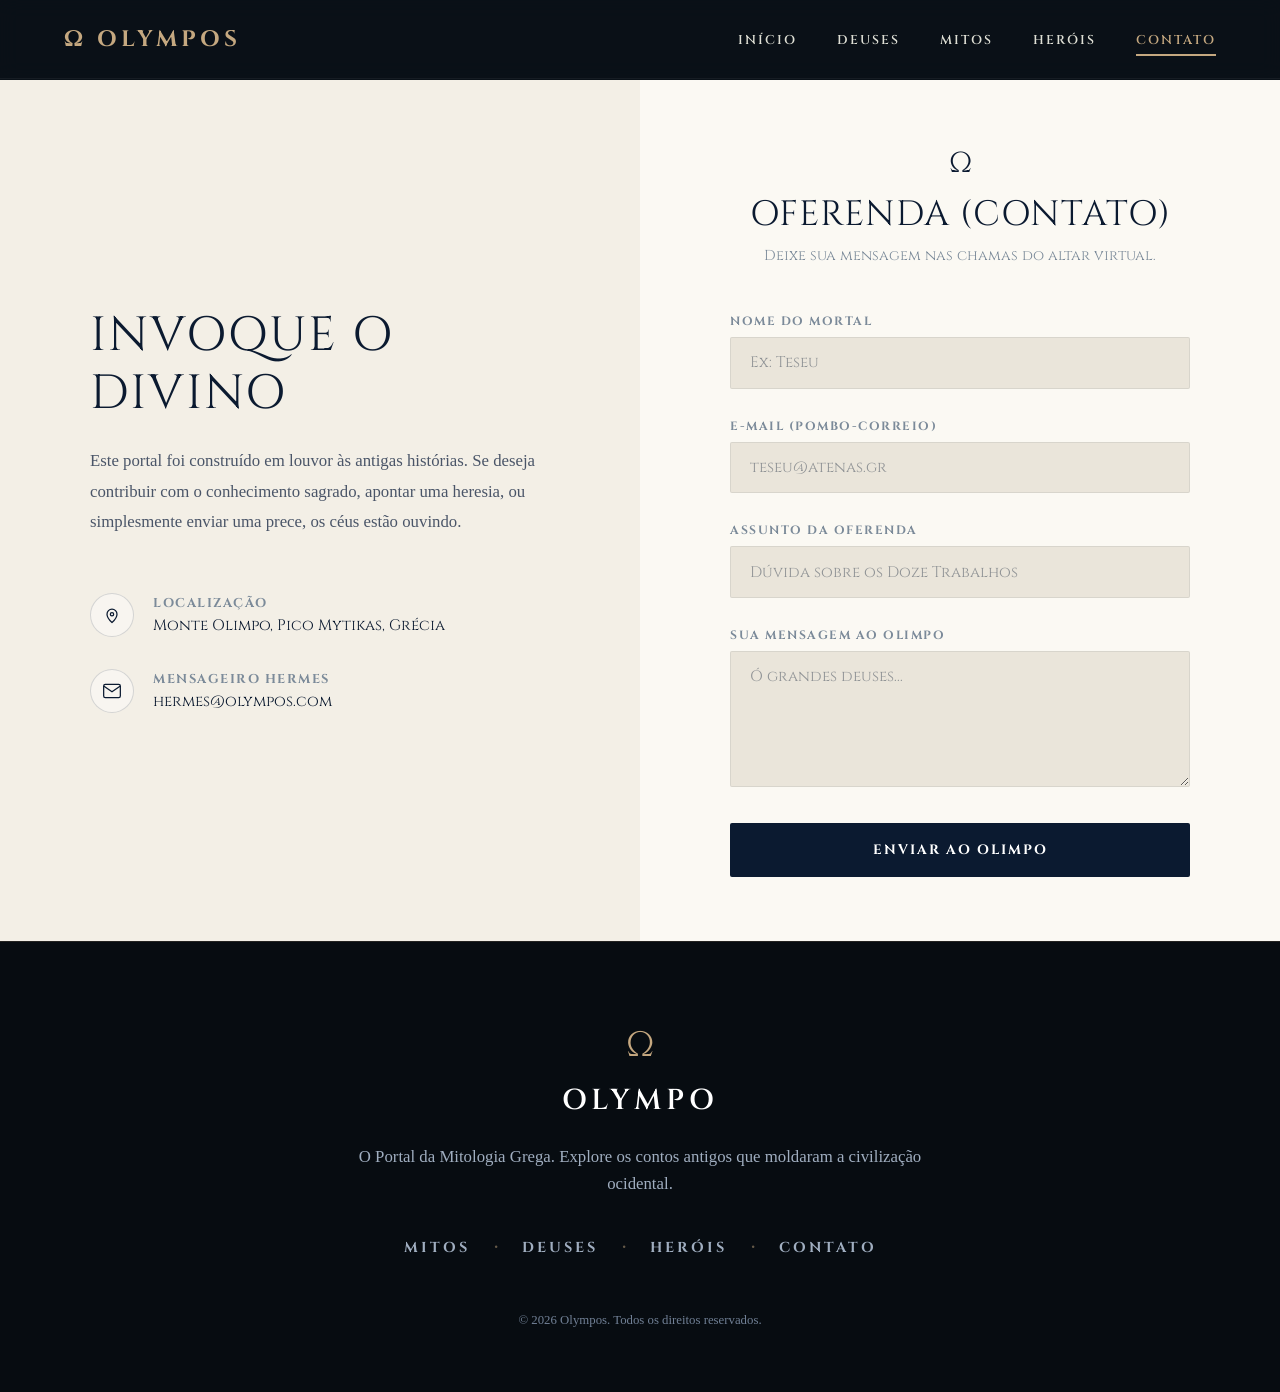
<file: contato.html>
<!DOCTYPE html>
<html lang="pt-BR">
<head>
    <meta charset="UTF-8">
    <meta name="viewport" content="width=device-width, initial-scale=1.0">
    <title>Olympos - Oferenda e Contato</title>
    <link rel="stylesheet" href="style.css">
</head>
<body>

    <header>
        <div class="logo">Ω Olympos</div>
        <nav>
            <ul class="nav-menu">
                <li><a href="index.html">Início</a></li>
                <li><a href="deuses.html">Deuses</a></li>
                <li><a href="mitos.html">Mitos</a></li>
                <li><a href="herois.html">Heróis</a></li>
                <li><a href="contato.html" class="active">Contato</a></li>
            </ul>
            <div class="menu-toggle" id="mobile-menu">☰</div>
        </nav>
    </header>

    <main class="contato-split-container">
        <section class="contato-info-side">
            <div class="info-side-content">
                <h2>Invoque o Divino</h2>
                <p class="contato-description">
                    Este portal foi construído em louvor às antigas histórias. Se deseja contribuir com o conhecimento sagrado, apontar uma heresia, ou simplesmente enviar uma prece, os céus estão ouvindo.
                </p>
                
                <div class="contato-channels">
                    <div class="channel-item">
                        <div class="channel-icon">
                            <svg viewBox="0 0 24 24" fill="none" stroke="currentColor" stroke-width="1.5">
                                <path d="M12 21s-6-5.5-6-10a6 6 0 0112 0c0 4.5-6 10-6 10z"/>
                                <circle cx="12" cy="11" r="2"/>
                            </svg>
                        </div>
                        <div class="channel-text">
                            <strong>Localização</strong>
                            <span>Monte Olimpo, Pico Mytikas, Grécia</span>
                        </div>
                    </div>

                    <div class="channel-item">
                        <div class="channel-icon">
                            <svg viewBox="0 0 24 24" fill="none" stroke="currentColor" stroke-width="1.5">
                                <path d="M4 4h16c1.1 0 2 .9 2 2v12c0 1.1-.9 2-2 2H4c-1.1 0-2-.9-2-2V6c0-1.1.9-2 2-2z"/>
                                <polyline points="22,6 12,13 2,6"/>
                            </svg>
                        </div>
                        <div class="channel-text">
                            <strong>Mensageiro Hermes</strong>
                            <span>hermes@olympos.com</span>
                        </div>
                    </div>
                </div>
            </div>
        </section>

        <section class="contato-form-side">
            <div class="form-side-content">
                <div class="form-header">
                    <span class="omega-symbol">Ω</span>
                    <h2>Oferenda (Contato)</h2>
                    <p>Deixe sua mensagem nas chamas do altar virtual.</p>
                </div>

                <form action="#" class="altar-form">
                    <div class="form-group">
                        <label for="nome">Nome do Mortal</label>
                        <input type="text" id="nome" placeholder="Ex: Teseu" required>
                    </div>

                    <div class="form-group">
                        <label for="email">E-mail (Pombo-Correio)</label>
                        <input type="email" id="email" placeholder="teseu@atenas.gr" required>
                    </div>

                    <div class="form-group">
                        <label for="assunto">Assunto da Oferenda</label>
                        <input type="text" id="assunto" placeholder="Dúvida sobre os Doze Trabalhos" required>
                    </div>

                    <div class="form-group">
                        <label for="mensagem">Sua Mensagem ao Olimpo</label>
                        <textarea id="mensagem" rows="5" placeholder="Ó grandes deuses..." required></textarea>
                    </div>

                    <button type="submit" class="btn-enviar-olimpo">Enviar ao Olimpo</button>
                </form>
            </div>
        </section>
    </main>

    <footer class="footer-premium">
        <div class="footer-symbol">&Omega;</div>
        <h3 class="footer-title">Olympo</h3>
        <p class="footer-tagline">O Portal da Mitologia Grega. Explore os contos antigos que moldaram a civilização ocidental.</p>
        <nav class="footer-nav">
            <a href="mitos.html">Mitos</a>
            <span class="footer-bullet">&bull;</span>
            <a href="deuses.html">Deuses</a>
            <span class="footer-bullet">&bull;</span>
            <a href="herois.html">Heróis</a>
            <span class="footer-bullet">&bull;</span>
            <a href="contato.html">Contato</a>
        </nav>
        <p class="footer-copyright">&copy; 2026 Olympos. Todos os direitos reservados.</p>
    </footer>

    <script src="script.js"></script>
</body>
</html>
</file>
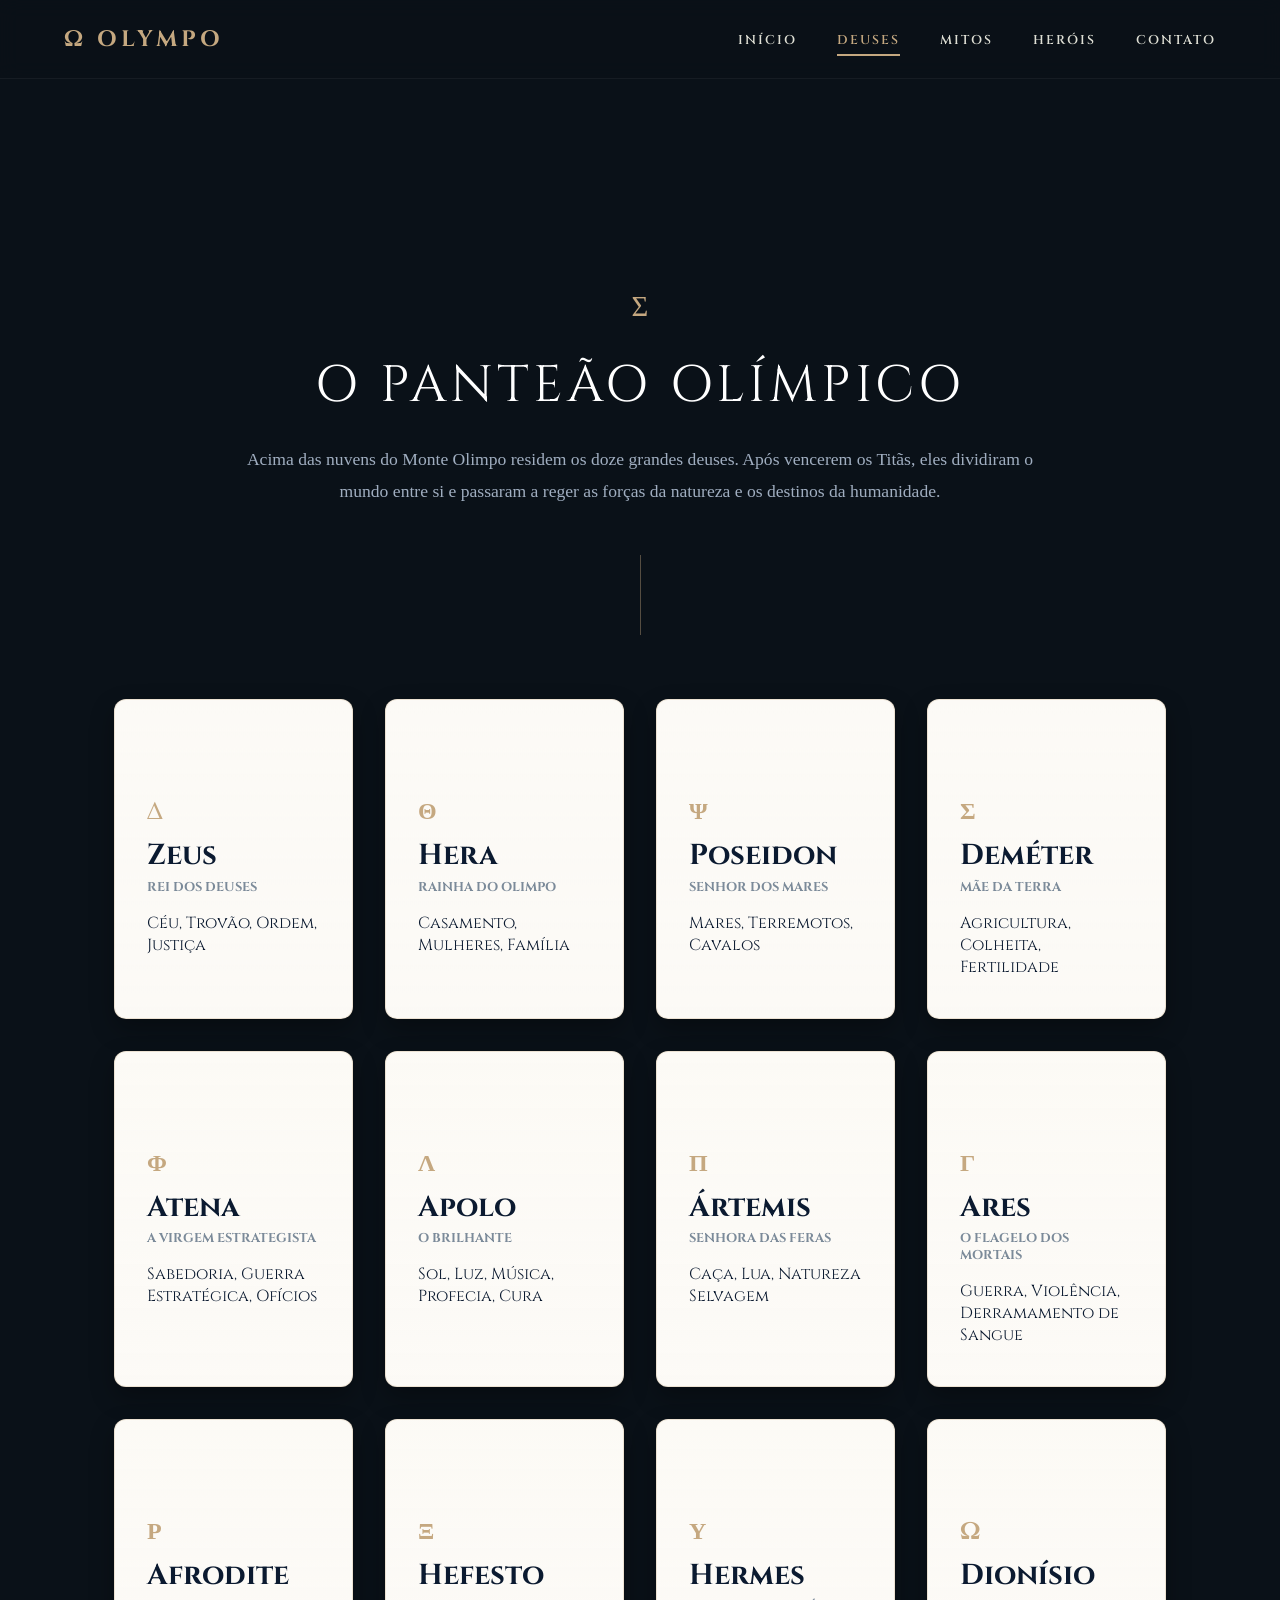
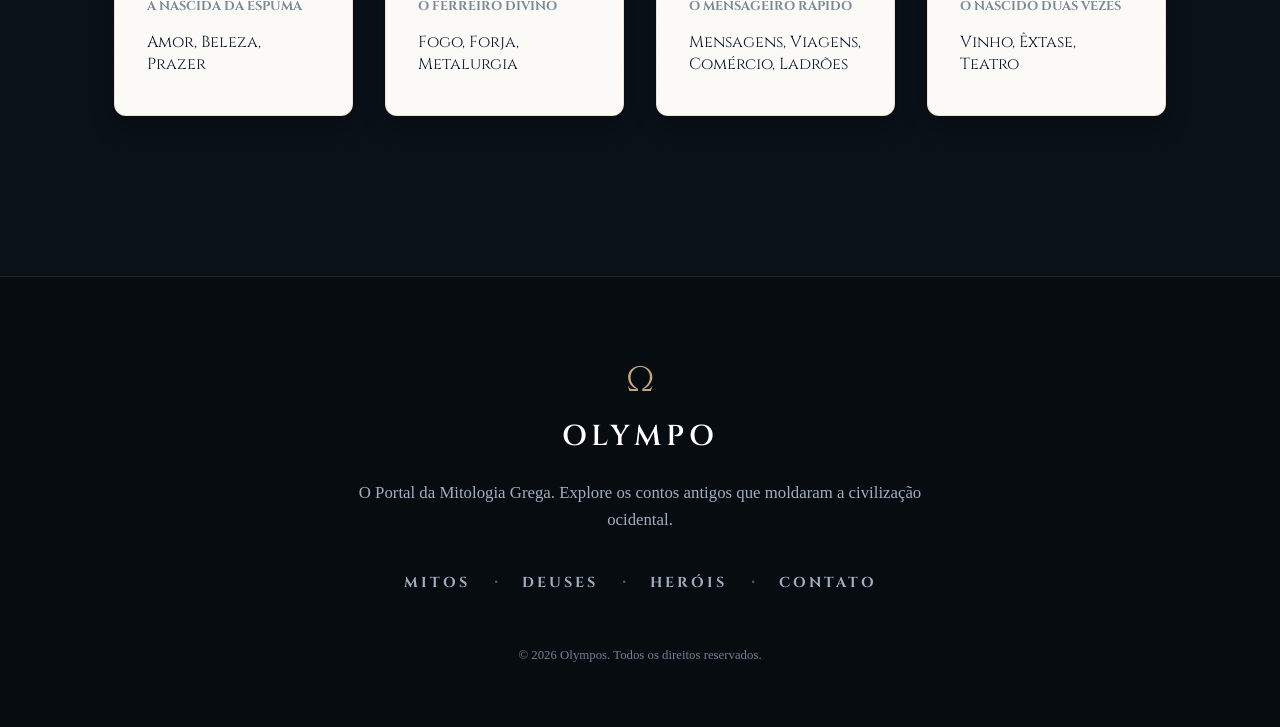
<file: deuses.html>
<!DOCTYPE html>
<html lang="pt-BR">
<head>
    <meta charset="UTF-8">
    <meta name="viewport" content="width=device-width, initial-scale=1.0">
    <title>O Panteão Olímpico - Olympo</title>
    <!-- Meta descrição para SEO do portal -->
    <meta name="description" content="Conheça os doze grandes deuses do Monte Olimpo, seus símbolos, regências e papéis na mitologia grega.">
    <!-- Vinculação do arquivo CSS unificado -->
    <link rel="stylesheet" href="style.css">
</head>
<body>

    <!-- Header Transparente Premium Unificado -->
    <header>
        <div class="logo">&Omega; Olympo</div>
        <nav>
            <ul class="nav-menu">
                <li><a href="index.html">Início</a></li>
                <li><a href="deuses.html" class="active">Deuses</a></li>
                <li><a href="mitos.html">Mitos</a></li>
                <li><a href="herois.html">Heróis</a></li>
                <li><a href="contato.html">Contato</a></li>
            </ul>
            <!-- Botão do menu hambúrguer para responsividade via JS -->
            <div class="menu-toggle" id="mobile-menu">&#9776;</div>
        </nav>
    </header>

    <!-- Conteúdo da Página do Panteão -->
    <main class="container">

        <section class="intro-panteon">
            <div class="greco-symbol">&Sigma;</div>
            <h2>O Panteão Olímpico</h2>
            <p class="section-tagline">Acima das nuvens do Monte Olimpo residem os doze grandes deuses. Após vencerem os Titãs, eles dividiram o mundo entre si e passaram a reger as forças da natureza e os destinos da humanidade.</p>
            <div class="divider-line"></div>
        </section>

        <section class="panteon-grid-section">
            <div class="grid-deuses-12">
                
                <!-- Zeus -->
                <div class="card-premium zeus-bg">
                    <div class="card-symbol">&Delta;</div>
                    <h3>Zeus</h3>
                    <span class="card-subtitle">Rei dos Deuses</span>
                    <p class="card-details">Céu, Trovão, Ordem, Justiça</p>
                </div>

                <!-- Hera -->
                <div class="card-premium hera-bg">
                    <div class="card-symbol">&Theta;</div>
                    <h3>Hera</h3>
                    <span class="card-subtitle">Rainha do Olimpo</span>
                    <p class="card-details">Casamento, Mulheres, Família</p>
                </div>

                <!-- Poseidon -->
                <div class="card-premium poseidon-bg">
                    <div class="card-symbol">&Psi;</div>
                    <h3>Poseidon</h3>
                    <span class="card-subtitle">Senhor dos Mares</span>
                    <p class="card-details">Mares, Terremotos, Cavalos</p>
                </div>

                <!-- Deméter -->
                <div class="card-premium demeter-bg">
                    <div class="card-symbol">&Sigma;</div>
                    <h3>Deméter</h3>
                    <span class="card-subtitle">Mãe da Terra</span>
                    <p class="card-details">Agricultura, Colheita, Fertilidade</p>
                </div>

                <!-- Atena -->
                <div class="card-premium atena-bg">
                    <div class="card-symbol">&Phi;</div>
                    <h3>Atena</h3>
                    <span class="card-subtitle">A Virgem Estrategista</span>
                    <p class="card-details">Sabedoria, Guerra Estratégica, Ofícios</p>
                </div>

                <!-- Apolo -->
                <div class="card-premium apolo-bg">
                    <div class="card-symbol">&Lambda;</div>
                    <h3>Apolo</h3>
                    <span class="card-subtitle">O Brilhante</span>
                    <p class="card-details">Sol, Luz, Música, Profecia, Cura</p>
                </div>

                <!-- Ártemis -->
                <div class="card-premium artemis-bg">
                    <div class="card-symbol">&Pi;</div>
                    <h3>Ártemis</h3>
                    <span class="card-subtitle">Senhora das Feras</span>
                    <p class="card-details">Caça, Lua, Natureza Selvagem</p>
                </div>

                <!-- Ares -->
                <div class="card-premium ares-bg">
                    <div class="card-symbol">&Gamma;</div>
                    <h3>Ares</h3>
                    <span class="card-subtitle">O Flagelo dos Mortais</span>
                    <p class="card-details">Guerra, Violência, Derramamento de Sangue</p>
                </div>

                <!-- Afrodite -->
                <div class="card-premium afrodite-bg">
                    <div class="card-symbol">&Rho;</div>
                    <h3>Afrodite</h3>
                    <span class="card-subtitle">A Nascida da Espuma</span>
                    <p class="card-details">Amor, Beleza, Prazer</p>
                </div>

                <!-- Hefesto -->
                <div class="card-premium hefesto-bg">
                    <div class="card-symbol">&Xi;</div>
                    <h3>Hefesto</h3>
                    <span class="card-subtitle">O Ferreiro Divino</span>
                    <p class="card-details">Fogo, Forja, Metalurgia</p>
                </div>

                <!-- Hermes -->
                <div class="card-premium hermes-bg">
                    <div class="card-symbol">&Upsilon;</div>
                    <h3>Hermes</h3>
                    <span class="card-subtitle">O Mensageiro Rápido</span>
                    <p class="card-details">Mensagens, Viagens, Comércio, Ladrões</p>
                </div>

                <!-- Dionísio -->
                <div class="card-premium dionisio-bg">
                    <div class="card-symbol">&Omega;</div>
                    <h3>Dionísio</h3>
                    <span class="card-subtitle">O Nascido Duas Vezes</span>
                    <p class="card-details">Vinho, Êxtase, Teatro</p>
                </div>

            </div>
        </section>
    </main>

    <!-- Rodapé Premium -->
    <footer class="footer-premium">
        <div class="footer-symbol">&Omega;</div>
        <h3 class="footer-title">Olympo</h3>
        <p class="footer-tagline">O Portal da Mitologia Grega. Explore os contos antigos que moldaram a civilização ocidental.</p>
        
        <nav class="footer-nav">
            <a href="mitos.html">Mitos</a>
            <span class="footer-bullet">&bull;</span>
            <a href="deuses.html">Deuses</a>
            <span class="footer-bullet">&bull;</span>
            <a href="herois.html">Heróis</a>
            <span class="footer-bullet">&bull;</span>
            <a href="contato.html">Contato</a>
        </nav>
        
        <p class="footer-copyright">&copy; 2026 Olympos. Todos os direitos reservados.</p>
    </footer>

    <!-- Vinculação do arquivo de scripts para controle do menu mobile -->
    <script src="script.js"></script>
</body>
</html>
</file>
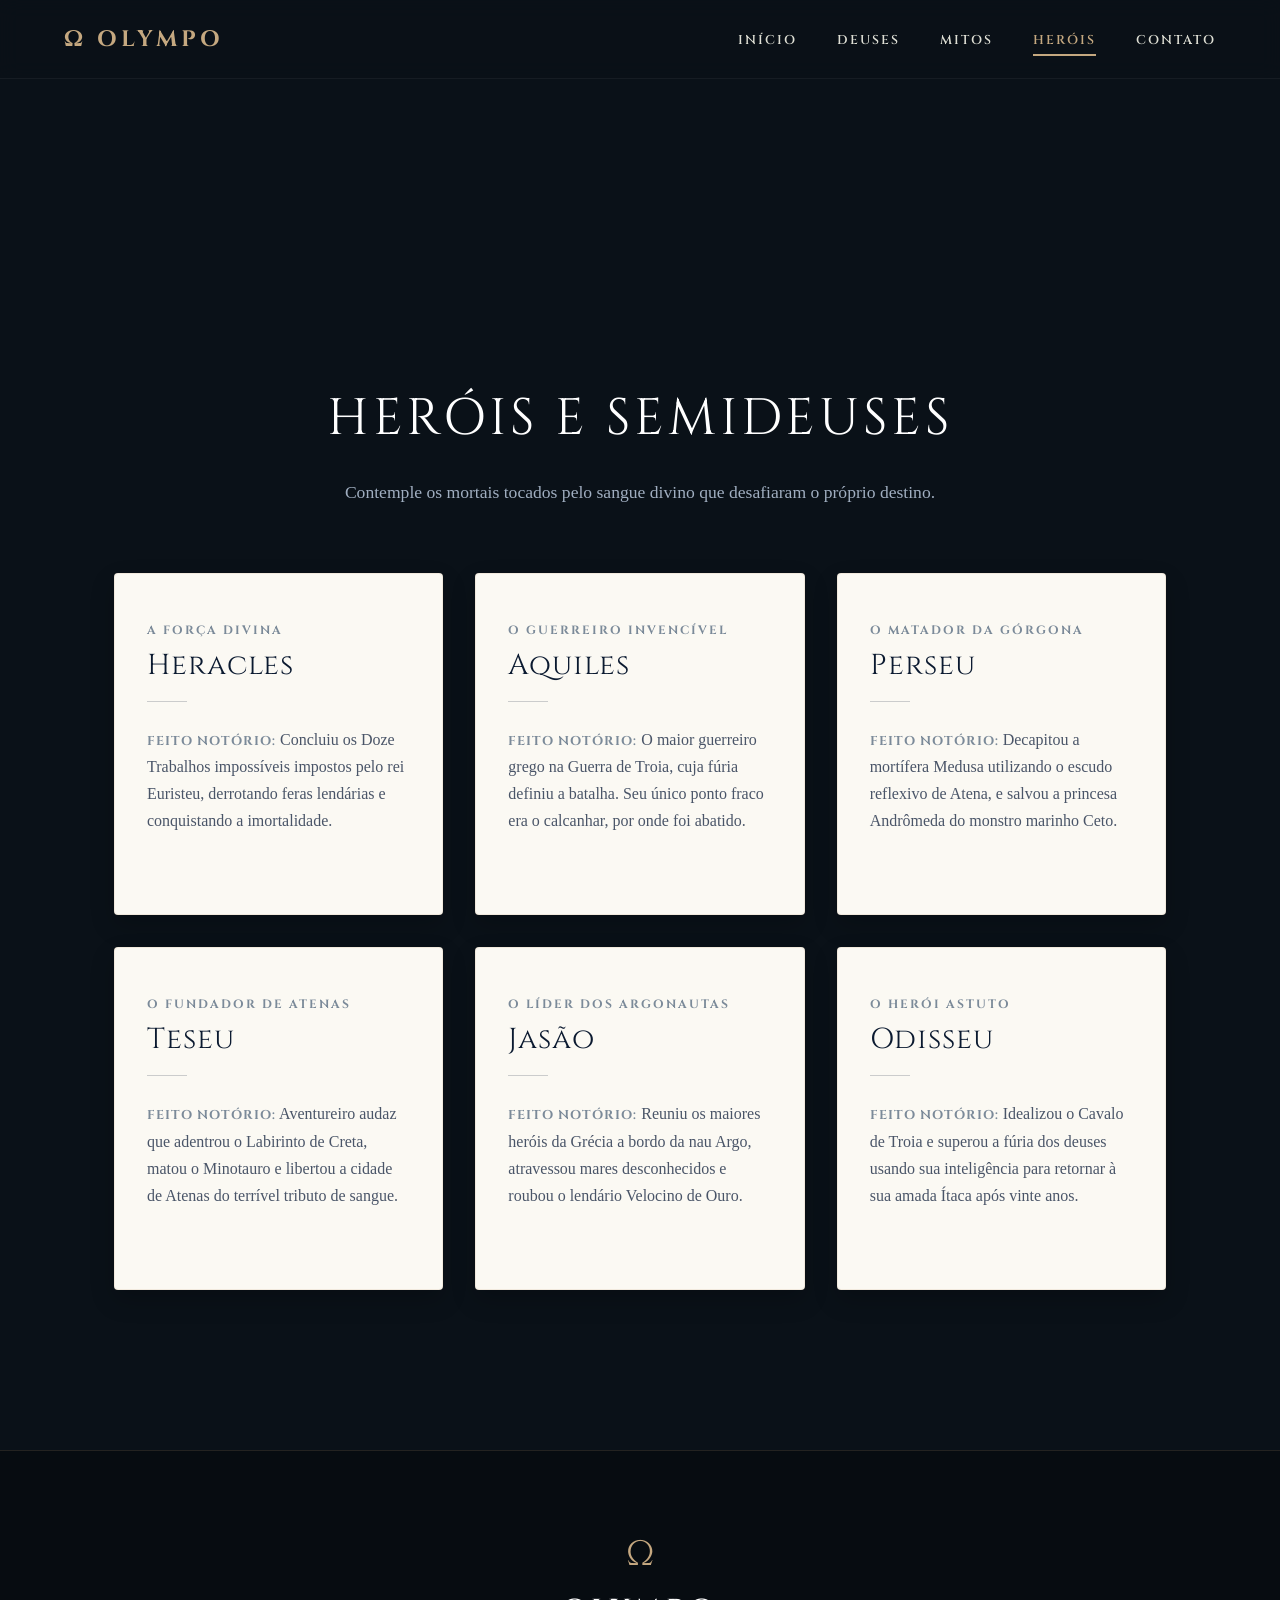
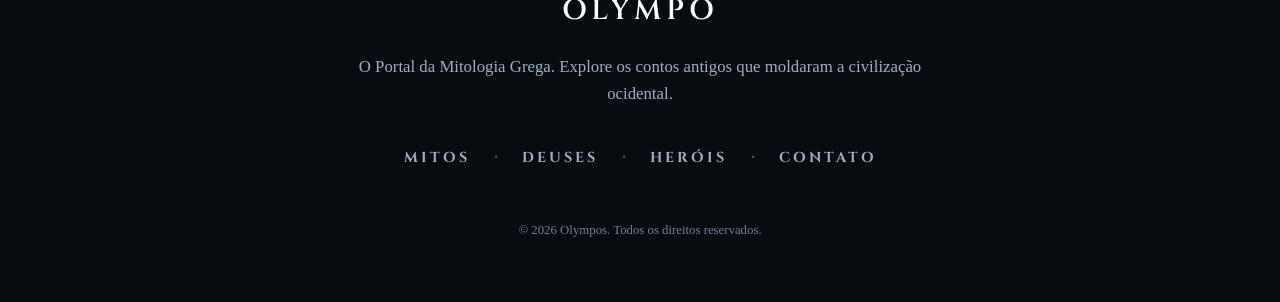
<file: herois.html>
<!DOCTYPE html>
<html lang="pt-BR">
<head>
    <meta charset="UTF-8">
    <meta name="viewport" content="width=device-width, initial-scale=1.0">
    <title>Heróis e Semideuses - Olympos</title>
    <meta name="description" content="Contemple os mortais tocados pelo sangue divino que desafiaram o próprio destino na Grécia Antiga.">
    <link rel="stylesheet" href="style.css">
</head>
<body>

    <header>
        <div class="logo">&Omega; Olympo</div>
        <nav>
            <ul class="nav-menu">
                <li><a href="index.html">Início</a></li>
                <li><a href="deuses.html">Deuses</a></li>
                <li><a href="mitos.html">Mitos</a></li>  
                <li><a href="herois.html" class="active">Heróis</a></li>
                <li><a href="contato.html">Contato</a></li>
            </ul>
            <div class="menu-toggle" id="mobile-menu">&#9776;</div>
        </nav>
    </header>

    <main class="container">
        <section class="intro-herois">
            <h2>Heróis e Semideuses</h2>
            <p class="section-tagline">Contemple os mortais tocados pelo sangue divino que desafiaram o próprio destino.</p>
        </section>

        <section class="grid-herois">
            
            <div class="card-heroi">
                <div>
                    <span class="heroi-tagline">A Força Divina</span>
                    <h3>Heracles</h3>
                    <div class="heroi-separator"></div>
                    <p class="heroi-feito">
                        <strong>Feito Notório:</strong> Concluiu os Doze Trabalhos impossíveis impostos pelo rei Euristeu, derrotando feras lendárias e conquistando a imortalidade.
                    </p>
                </div>
            </div>
          
            <div class="card-heroi">
                <div>
                    <span class="heroi-tagline">O Guerreiro Invencível</span>
                    <h3>Aquiles</h3>
                    <div class="heroi-separator"></div>
                    <p class="heroi-feito">
                        <strong>Feito Notório:</strong> O maior guerreiro grego na Guerra de Troia, cuja fúria definiu a batalha. Seu único ponto fraco era o calcanhar, por onde foi abatido.
                    </p>
                </div>
            </div>
          
            <div class="card-heroi">
                <div>
                    <span class="heroi-tagline">O Matador da Górgona</span>
                    <h3>Perseu</h3>
                    <div class="heroi-separator"></div>
                    <p class="heroi-feito">
                        <strong>Feito Notório:</strong> Decapitou a mortífera Medusa utilizando o escudo reflexivo de Atena, e salvou a princesa Andrômeda do monstro marinho Ceto.
                    </p>
                </div>
            </div>
          
            <div class="card-heroi">
                <div>
                    <span class="heroi-tagline">O Fundador de Atenas</span>
                    <h3>Teseu</h3>
                    <div class="heroi-separator"></div>
                    <p class="heroi-feito">
                        <strong>Feito Notório:</strong> Aventureiro audaz que adentrou o Labirinto de Creta, matou o Minotauro e libertou a cidade de Atenas do terrível tributo de sangue.
                    </p>
                </div>
            </div>
          
            <div class="card-heroi">
                <div>
                    <span class="heroi-tagline">O Líder dos Argonautas</span>
                    <h3>Jasão</h3>
                    <div class="heroi-separator"></div>
                    <p class="heroi-feito">
                        <strong>Feito Notório:</strong> Reuniu os maiores heróis da Grécia a bordo da nau Argo, atravessou mares desconhecidos e roubou o lendário Velocino de Ouro.
                    </p>
                </div>
            </div>
          
            <div class="card-heroi">
                <div>
                    <span class="heroi-tagline">O Herói Astuto</span>
                    <h3>Odisseu</h3>
                    <div class="heroi-separator"></div>
                    <p class="heroi-feito">
                        <strong>Feito Notório:</strong> Idealizou o Cavalo de Troia e superou a fúria dos deuses usando sua inteligência para retornar à sua amada Ítaca após vinte anos.
                    </p>
                </div>
            </div>

        </section>
    </main>

    <footer class="footer-premium">
        <div class="footer-symbol">&Omega;</div>
        <h3 class="footer-title">Olympo</h3>
        <p class="footer-tagline">O Portal da Mitologia Grega. Explore os contos antigos que moldaram a civilização ocidental.</p>
        
        <nav class="footer-nav">
            <a href="mitos.html">Mitos</a>
            <span class="footer-bullet">&bull;</span>
            <a href="deuses.html">Deuses</a>
            <span class="footer-bullet">&bull;</span>
            <a href="herois.html">Heróis</a>
            <span class="footer-bullet">&bull;</span>
            <a href="contato.html">Contato</a>
        </nav>
        
        <p class="footer-copyright">&copy; 2026 Olympos. Todos os direitos reservados.</p>
    </footer>

    <script src="script.js"></script>
</body>
</html>
</file>
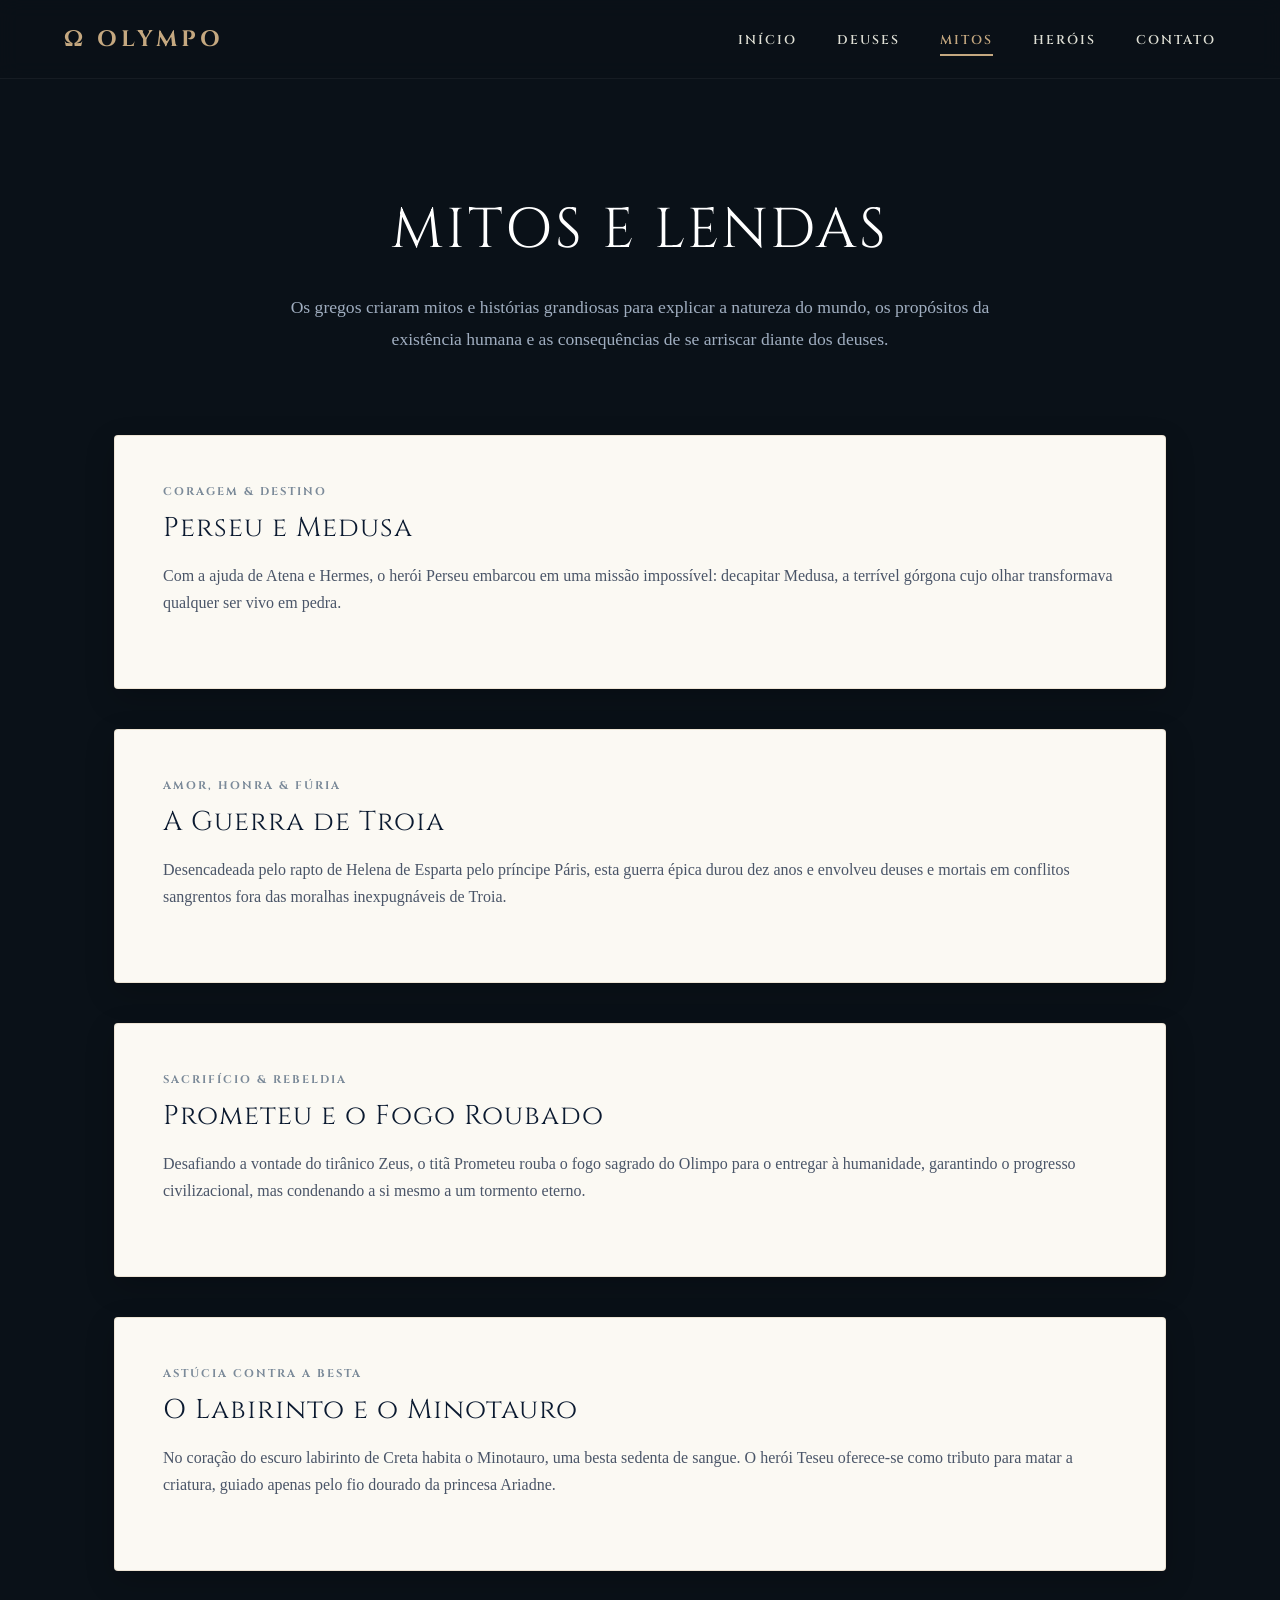
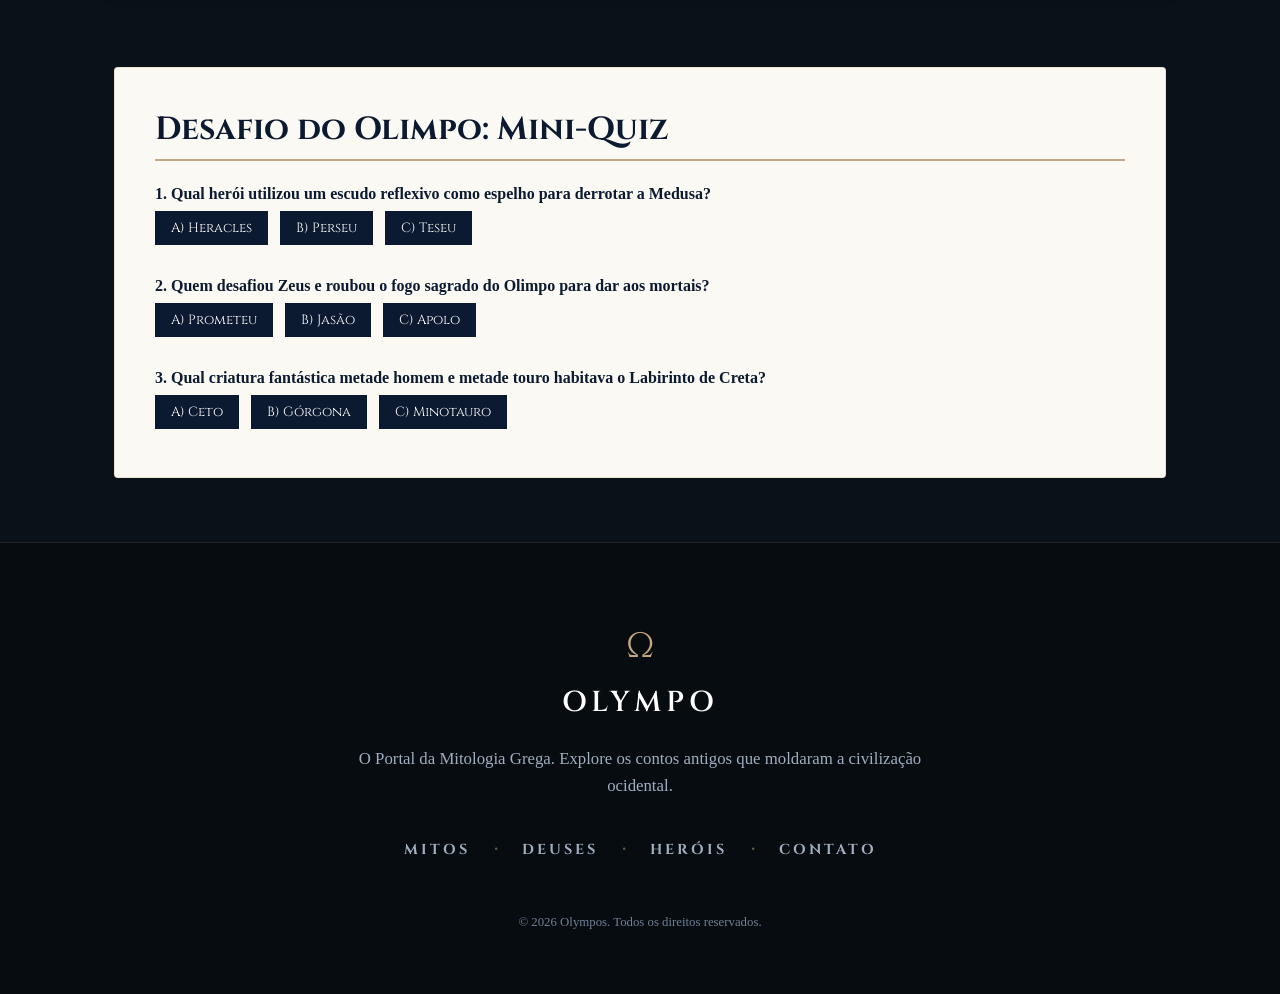
<file: mitos.html>
<!DOCTYPE html>
<html lang="pt-BR">
<head>
    <meta charset="UTF-8">
    <meta name="viewport" content="width=device-width, initial-scale=1.0">
    <title>Mitos e Lendas - Olympo</title>
    <!-- Meta descrição para SEO do portal -->
    <meta name="description" content="Explore as grandes narrativas da mitologia grega criadas para explicar a natureza do mundo, os deuses e os homens.">
    <!-- Vinculação do arquivo CSS unificado -->
    <link rel="stylesheet" href="style.css">
</head>
<body>

    <!-- Header Transparente Premium Unificado -->
    <header>
        <div class="logo">&Omega; Olympo</div>
        <nav>
            <ul class="nav-menu">
                <li><a href="index.html">Início</a></li>
                <li><a href="deuses.html">Deuses</a></li>
                <li><a href="mitos.html" class="active">Mitos</a></li>  
                <li><a href="herois.html">Heróis</a></li>
                <li><a href="contato.html">Contato</a></li>
            </ul>
            <!-- Botão do menu hamburguer para responsividade via JS -->
            <div class="menu-toggle" id="mobile-menu">&#9776;</div>
        </nav>
    </header>

    <!-- Conteúdo da Página de Mitos -->
    <main class="container">

        <section class="intro-mitos">
            <h2>Mitos e Lendas</h2>
            <p class="section-tagline">Os gregos criaram mitos e histórias grandiosas para explicar a natureza do mundo, os propósitos da existência humana e as consequências de se arriscar diante dos deuses.</p>
        </section>

        <section class="mitos-list-section">
            
            <!-- Mito 1: Perseu e Medusa -->
            <div class="card-horizontal-mito perseu-img">
                <div class="mito-content">
                    <span class="mito-category">CORAGEM &amp; DESTINO</span>
                    <h3>Perseu e Medusa</h3>
                    <p>Com a ajuda de Atena e Hermes, o herói Perseu embarcou em uma missão impossível: decapitar Medusa, a terrível górgona cujo olhar transformava qualquer ser vivo em pedra.</p>
                </div>
            </div>

            <!-- Mito 2: A Guerra de Troia -->
            <div class="card-horizontal-mito troia-img">
                <div class="mito-content">
                    <span class="mito-category">AMOR, HONRA &amp; FÚRIA</span>
                    <h3>A Guerra de Troia</h3>
                    <p>Desencadeada pelo rapto de Helena de Esparta pelo príncipe Páris, esta guerra épica durou dez anos e envolveu deuses e mortais em conflitos sangrentos fora das moralhas inexpugnáveis de Troia.</p>
                </div>
            </div>

            <!-- Mito 3: Prometeu -->
            <div class="card-horizontal-mito odisseia-img">
                <div class="mito-content">
                    <span class="mito-category">SACRIFÍCIO &amp; REBELDIA</span>
                    <h3>Prometeu e o Fogo Roubado</h3>
                    <p>Desafiando a vontade do tirânico Zeus, o titã Prometeu rouba o fogo sagrado do Olimpo para o entregar à humanidade, garantindo o progresso civilizacional, mas condenando a si mesmo a um tormento eterno.</p>
                </div>
            </div>

            <!-- Mito 4: O Labirinto -->
            <div class="card-horizontal-mito prometeu-img">
                <div class="mito-content">
                    <span class="mito-category">ASTÚCIA CONTRA A BESTA</span>
                    <h3>O Labirinto e o Minotauro</h3>
                    <p>No coração do escuro labirinto de Creta habita o Minotauro, uma besta sedenta de sangue. O herói Teseu oferece-se como tributo para matar a criatura, guiado apenas pelo fio dourado da princesa Ariadne.</p>
                </div>
            </div>

        </section>
      
<!-- Seção Ampliada do Mini-Quiz Interativo -->
<section class="quiz-section" style="background: #fbf9f3; padding: 2.5rem; border-radius: 4px; margin-top: 4rem; color: #0b1a30; border: 1px solid rgba(197, 168, 128, 0.25);">
    <h3 style="font-size: 2rem; margin-bottom: 1.5rem; border-bottom: 2px solid #c5a880; padding-bottom: 0.5rem;">Desafio do Olimpo: Mini-Quiz</h3>
    
    <!-- Pergunta 1 -->
    <div class="quiz-item" style="margin-bottom: 2rem;">
        <p style="font-weight: bold; margin-bottom: 0.5rem; font-family: 'Georgia', serif;">1. Qual herói utilizou um escudo reflexivo como espelho para derrotar a Medusa?</p>
        <button onclick="checkAnswer(1, false)" style="padding: 0.5rem 1rem; margin-right: 0.5rem; cursor: pointer; background: #0b1a30; color: white; border: none;">A) Heracles</button>
        <button onclick="checkAnswer(1, true)" style="padding: 0.5rem 1rem; margin-right: 0.5rem; cursor: pointer; background: #0b1a30; color: white; border: none;">B) Perseu</button>
        <button onclick="checkAnswer(1, false)" style="padding: 0.5rem 1rem; cursor: pointer; background: #0b1a30; color: white; border: none;">C) Teseu</button>
        <div id="quiz-feedback-1" style="margin-top: 0.5rem; font-weight: bold; font-size: 0.9rem;"></div>
    </div>

    <!-- Pergunta 2 -->
    <div class="quiz-item" style="margin-bottom: 2rem;">
        <p style="font-weight: bold; margin-bottom: 0.5rem; font-family: 'Georgia', serif;">2. Quem desafiou Zeus e roubou o fogo sagrado do Olimpo para dar aos mortais?</p>
        <button onclick="checkAnswer(2, true)" style="padding: 0.5rem 1rem; margin-right: 0.5rem; cursor: pointer; background: #0b1a30; color: white; border: none;">A) Prometeu</button>
        <button onclick="checkAnswer(2, false)" style="padding: 0.5rem 1rem; margin-right: 0.5rem; cursor: pointer; background: #0b1a30; color: white; border: none;">B) Jasão</button>
        <button onclick="checkAnswer(2, false)" style="padding: 0.5rem 1rem; cursor: pointer; background: #0b1a30; color: white; border: none;">C) Apolo</button>
        <div id="quiz-feedback-2" style="margin-top: 0.5rem; font-weight: bold; font-size: 0.9rem;"></div>
    </div>

    <!-- Pergunta 3 -->
    <div class="quiz-item">
        <p style="font-weight: bold; margin-bottom: 0.5rem; font-family: 'Georgia', serif;">3. Qual criatura fantástica metade homem e metade touro habitava o Labirinto de Creta?</p>
        <button onclick="checkAnswer(3, false)" style="padding: 0.5rem 1rem; margin-right: 0.5rem; cursor: pointer; background: #0b1a30; color: white; border: none;">A) Ceto</button>
        <button onclick="checkAnswer(3, false)" style="padding: 0.5rem 1rem; margin-right: 0.5rem; cursor: pointer; background: #0b1a30; color: white; border: none;">B) Górgona</button>
        <button onclick="checkAnswer(3, true)" style="padding: 0.5rem 1rem; cursor: pointer; background: #0b1a30; color: white; border: none;">C) Minotauro</button>
        <div id="quiz-feedback-3" style="margin-top: 0.5rem; font-weight: bold; font-size: 0.9rem;"></div>
    </div>
</section>
    </main>

    <!-- Rodapé Premium -->
    <footer class="footer-premium">
        <div class="footer-symbol">&Omega;</div>
        <h3 class="footer-title">Olympo</h3>
        <p class="footer-tagline">O Portal da Mitologia Grega. Explore os contos antigos que moldaram a civilização ocidental.</p>
        
        <nav class="footer-nav">
            <a href="mitos.html">Mitos</a>
            <span class="footer-bullet">&bull;</span>
            <a href="deuses.html">Deuses</a>
            <span class="footer-bullet">&bull;</span>
            <a href="herois.html">Heróis</a>
            <span class="footer-bullet">&bull;</span>
            <a href="contato.html">Contato</a>
        </nav>
        
        <p class="footer-copyright">&copy; 2026 Olympos. Todos os direitos reservados.</p>
    </footer>

    <!-- Vinculação do arquivo de scripts para o menu mobile -->
    <script src="script.js"></script>
</body>
</html>
</file>
<file: style.css>
@import url('https://fonts.googleapis.com/css2?family=Cinzel:wght@400;600;700&display=swap');

/* ==========================================================================
   CONFIGURAÇÕES GERAIS
   ========================================================================== */
* {
    margin: 0;
    padding: 0;
    box-sizing: border-box;
    font-family: 'Cinzel', 'Georgia', serif;
}

body {
    background-color: #0a1118;
    color: #f4f1ea; /* Texto geral do corpo claro (marfim) */
    display: flex;
    flex-direction: column;
    min-height: 100vh;
}

/* Proteção para a estrutura da tela de contato não quebrar */
body.contato-page {
    display: block !important;
}

/* ==========================================================================
   CABEÇALHO (Contraste e Responsividade Corrigidos)
   ========================================================================== */
header {
    background-color: rgba(10, 17, 24, 0.9); 
    backdrop-filter: blur(10px); 
    -webkit-backdrop-filter: blur(10px);
    padding: 1.5rem 5%;
    display: flex;
    justify-content: space-between; 
    align-items: center;
    position: absolute; 
    width: 100%;
    top: 0;
    left: 0;
    z-index: 1000;
    border-bottom: 1px solid rgba(255, 255, 255, 0.05);
}

.logo {
    font-size: 1.4rem;
    font-weight: 700;
    letter-spacing: 4px;
    text-transform: uppercase;
    color: #c5a880; /* Dourado Mítico */
}

nav {
    display: flex;
    align-items: center;
}

/* Lista de Links Alinhada Horizontalmente (Desktop) */
nav .nav-menu {
    display: flex;
    list-style: none;
    gap: 2.5rem; 
}

nav .nav-menu li a {
    color: #dfdfd5; 
    text-decoration: none;
    font-size: 0.8rem;
    font-weight: 600;
    text-transform: uppercase;
    letter-spacing: 2px;
    padding-bottom: 5px;
    border-bottom: 2px solid transparent;
    transition: all 0.3s ease;
}

nav .nav-menu li a:hover, 
nav .nav-menu li a.active {
    color: #c5a880; 
    border-bottom: 2px solid #c5a880; 
    opacity: 1;
}

/* Ícone de Menu Mobile */
.menu-toggle {
    display: none;
    font-size: 1.8rem;
    cursor: pointer;
    color: #f4f1ea; 
}

/* ==========================================================================
   SEÇÃO HERO (TELA CHEIA)
   ========================================================================== */
.hero-fullscreen {
    position: relative;
    width: 100%;
    height: 100vh;
    background-image: linear-gradient(to bottom, rgba(255,255,255,0.4), rgba(245,242,235,0.95)), 
                      url('https://encrypted-tbn0.gstatic.com/images?q=tbn:ANd9GcQ0jqxE3vVcSibjJhusInUXn5hVVrMH3Pu-svurmaQg-Q&s=10');
    background-size: cover;
    background-position: center;
    display: flex;
    justify-content: center;
    align-items: center;
    text-align: center;
    padding: 0 1rem;
}

.hero-content {
    max-width: 800px;
}

.hero-symbol {
    font-size: 3rem;
    color: #0b1a30; 
    margin-bottom: 0.5rem;
}

.hero-fullscreen h1 {
    font-size: 4.5rem;
    text-transform: uppercase;
    letter-spacing: 8px;
    color: #0b1a30; 
    margin-bottom: 1.5rem;
    font-weight: 400;
}

.hero-fullscreen p {
    font-size: 1.25rem;
    line-height: 1.8;
    color: #2c3e50; 
    margin-bottom: 2.5rem;
    font-style: italic;
}

/* Botões Estilizados */
.hero-buttons {
    display: flex;
    justify-content: center;
    gap: 1.5rem;
}

.btn-primary {
    background-color: #c5a880; 
    color: #0a1118; 
    text-decoration: none;
    padding: 1rem 2rem;
    text-transform: uppercase;
    font-size: 0.85rem;
    letter-spacing: 2px;
    font-weight: bold;
    border: 1px solid #c5a880;
    transition: all 0.3s ease;
}

.btn-primary:hover {
    background-color: transparent;
    color: #c5a880;
}

.btn-secondary {
    background-color: transparent;
    color: #0b1a30; 
    text-decoration: none;
    padding: 1rem 2rem;
    text-transform: uppercase;
    font-size: 0.85rem;
    letter-spacing: 2px;
    font-weight: bold;
    border: 1px solid #0b1a30; 
    transition: all 0.3s ease;
}

.btn-secondary:hover {
    background-color: #0b1a30;
    color: #ffffff;
}

.scroll-down {
    position: absolute;
    bottom: 2rem;
    font-size: 0.75rem;
    text-transform: uppercase;
    letter-spacing: 3px;
    color: #2c3e50; 
    opacity: 0.7;
}

/* ==========================================================================
   CONTEÚDO INFERIOR E CARDS
   ========================================================================== */
.container {
    max-width: 1200px;
    margin: 4rem auto;
    padding: 0 1.5rem;
}

.intro-caos {
    text-align: center;
    max-width: 900px;
    margin: 0 auto 5rem auto;
}

.greco-symbol {
    font-size: 1.8rem;
    color: #c5a880; 
    margin-bottom: 1.5rem;
}

.intro-caos h2 {
    font-size: 2.5rem;
    font-weight: 400;
    line-height: 1.4;
    letter-spacing: 2px;
    color: #ffffff; 
    margin-bottom: 2rem;
}

.intro-caos p {
    font-size: 1.1rem;
    line-height: 1.8;
    color: #a0aec0; 
}

.divider-line {
    width: 1px;
    height: 80px;
    background-color: #c5a880; 
    margin: 3rem auto 0 auto;
    opacity: 0.4;
}

.section-title {
    font-size: 2.2rem;
    font-weight: 400;
    letter-spacing: 2px;
    color: #ffffff; 
    margin-bottom: 0.5rem;
}

.underline-title {
    width: 60px;
    height: 3px;
    background-color: #c5a880; 
    margin-bottom: 2.5rem;
}

.grid-cards-premium {
    display: grid;
    grid-template-columns: repeat(3, 1fr); 
    gap: 2rem;
    margin-bottom: 3rem;
}

.card-premium {
    background-color: #fcfaf6;
    color: #0b1a30; 
    border-radius: 12px;
    padding: 6rem 2rem 2.5rem 2rem;
    box-shadow: 0 10px 25px rgba(0, 0, 0, 0.3);
    border: 1px solid rgba(197, 168, 128, 0.3); 
    position: relative;
    background-size: cover;
    background-position: center;
}

.zeus-bg, .poseidon-bg, .hades-bg {
    background-image: linear-gradient(to bottom, rgba(252,250,246,0.92), rgba(252,250,246,0.98));
}

.card-symbol {
    font-size: 1.5rem;
    margin-bottom: 0.5rem;
    color: #c5a880; 
    font-weight: bold;
}

.card-premium h3 {
    font-size: 1.8rem;
    margin-bottom: 0.2rem;
    color: #0b1a30;
}

.card-subtitle {
    font-size: 0.8rem;
    text-transform: uppercase;
    color: #7b8a99;
    margin-bottom: 1rem;
    font-weight: bold;
    display: block;
}

.center-link {
    text-align: center;
    margin-top: 2rem;
}

.panteon-link {
    color: #c5a880; 
    text-decoration: none;
    font-size: 0.85rem;
    text-transform: uppercase;
    letter-spacing: 2px;
    font-weight: bold;
    opacity: 0.8;
    transition: opacity 0.3s;
}

.panteon-link:hover {
    opacity: 1;
    text-decoration: underline;
}

/* ==========================================================================
   RODAPÉ EDITORIAL PREMIUM
   ========================================================================== */
.footer-premium {
    background-color: #070c11; 
    color: #dfdfd5; 
    text-align: center;
    padding: 5rem 1.5rem 4rem 1.5rem; 
    display: flex;
    flex-direction: column;
    align-items: center;
    justify-content: center;
    border-top: 1px solid rgba(197, 168, 128, 0.15); 
    margin-top: auto; 
}

.footer-symbol {
    font-size: 2.2rem;
    color: #c5a880; 
    margin-bottom: 0.8rem;
}

.footer-title {
    font-size: 1.8rem;
    text-transform: uppercase;
    letter-spacing: 5px; 
    font-weight: 600;
    color: #ffffff;
    margin-bottom: 1.5rem;
}

.footer-tagline {
    font-size: 1.05rem;
    font-family: 'Georgia', serif;
    color: #a0aec0; 
    max-width: 600px;
    line-height: 1.6;
    margin-bottom: 2.5rem;
}

.footer-nav {
    display: flex;
    align-items: center;
    justify-content: center;
    gap: 1.5rem;
    margin-bottom: 3.5rem;
}

.footer-nav a {
    color: #a0aec0; 
    text-decoration: none;
    font-size: 0.9rem;
    text-transform: uppercase;
    letter-spacing: 3px;
    font-weight: bold;
    transition: color 0.3s ease;
}

.footer-nav a:hover {
    color: #c5a880; 
}

.footer-bullet {
    color: #c5a880;
    font-size: 0.8rem;
    opacity: 0.5;
}

.footer-copyright {
    font-size: 0.8rem;
    color: #718096;
    font-family: 'Georgia', serif;
}

/* ==========================================================================
   ESTILOS DO MINI-QUIZ (INTERATIVO)
   ========================================================================== */
.quiz-section {
    transition: all 0.3s ease;
}

.quiz-item button {
    transition: background-color 0.2s ease, transform 0.1s ease;
}

.quiz-item button:hover {
    background-color: #162a4a !important;
}

.quiz-item button:active {
    transform: scale(0.98);
}

/* ==========================================================================
   RESPONSIVIDADE E MENU HAMBÚRGUER MOBILE
   ========================================================================== */
@media (max-width: 768px) {
    header {
        padding: 1rem 5%;
    }
    
    /* Configuração da Gaveta Mobile Oculta por padrão */
    nav .nav-menu {
        display: flex;
        flex-direction: column;
        position: fixed;
        top: 60px;
        left: -100%;
        width: 100%;
        height: calc(100vh - 60px);
        background-color: rgba(10, 17, 24, 0.98);
        gap: 2rem;
        padding: 3rem 2rem;
        transition: left 0.4s ease;
        z-index: 999;
    }

    /* Classe ativada via JavaScript - Abre o menu lateral */
    nav .nav-menu.active {
        left: 0 !important;
    }

    nav .nav-menu li a {
        font-size: 1.1rem;
        display: block;
        width: fit-content;
    }

    .menu-toggle {
        display: block; 
    }

    .grid-cards-premium {
        grid-template-columns: 1fr;
    }

    .footer-nav {
        flex-direction: column;
        gap: 1rem;
    }
    
    .footer-bullet {
        display: none;
    }
}

/* ==========================================================================
   ESTILOS EXCLUSIVOS DA PÁGINA DE DEUSES 
   ========================================================================== */
.intro-panteon {
    text-align: center;
    max-width: 800px;
    margin: 6rem auto 4rem auto; 
}

.intro-panteon h2 {
    font-size: 3.2rem;
    text-transform: uppercase;
    letter-spacing: 4px;
    color: #ffffff; 
    margin-bottom: 1.5rem;
    font-weight: 400;
}

.grid-deuses-12 {
    display: grid;
    grid-template-columns: repeat(4, 1fr); 
    gap: 2rem;
    margin-bottom: 6rem;
}

.hera-bg, .demeter-bg, .atena-bg, .apolo-bg, .artemis-bg, 
.ares-bg, .afrodite-bg, .hefesto-bg, .hermes-bg, .dionisio-bg {
    background-image: linear-gradient(to bottom, rgba(252,250,246,0.92), rgba(252,250,246,0.98));
}

@media (max-width: 1024px) {
    .grid-deuses-12 {
        grid-template-columns: repeat(2, 1fr); 
    }
}

@media (max-width: 600px) {
    .grid-deuses-12 {
        grid-template-columns: 1fr; 
    }
    .intro-panteon h2 {
        font-size: 2.2rem;
    }
}
  
/* ==========================================================================
   ESTILOS DA PÁGINA DE MITOS E LENDAS
   ========================================================================== */
main.container {
    display: block !important;
    max-width: 1100px;
    margin: 12rem auto 4rem auto !important; 
    padding: 0 1.5rem;
}

.intro-mitos {
    text-align: center;
    max-width: 750px;
    margin: 0 auto 5rem auto !important;
}

.greco-top-line {
    font-size: 0.75rem;
    letter-spacing: 3px;
    text-transform: uppercase;
    color: #c5a880; 
    margin-bottom: 0.5rem;
    display: inline-block;
    border-bottom: 1px solid #c5a880;
    padding-bottom: 4px;
}

.intro-mitos h2 {
    font-size: 3.5rem;
    text-transform: uppercase;
    letter-spacing: 3px;
    color: #ffffff; 
    margin-bottom: 1.5rem;
    font-weight: 400;
}

.section-tagline {
    font-size: 1.1rem;
    line-height: 1.8;
    color: #a0aec0; 
    font-family: 'Georgia', serif;
}

.mitos-list-section {
    display: flex !important;
    flex-direction: column !important;
    gap: 2.5rem !important; 
    width: 100%;
    margin-bottom: 6rem;
}

.card-horizontal-mito {
    display: flex !important;
    background-color: #fbf9f3 !important; 
    border: 1px solid rgba(197, 168, 128, 0.25) !important;
    border-radius: 4px;
    overflow: hidden;
    width: 100%;
    min-height: auto; 
    box-shadow: 0 10px 30px rgba(0, 0, 0, 0.2);
}

.mito-content {
    width: 100% !important; 
    padding: 3rem;
    display: flex !important;
    flex-direction: column;
    justify-content: center;
    background: none !important; 
}

.mito-category {
    font-size: 0.7rem;
    text-transform: uppercase;
    color: #7b8a99;
    letter-spacing: 2px;
    font-weight: bold;
    margin-bottom: 0.6rem;
    display: block;
}

.mito-content h3 {
    font-size: 1.7rem;
    color: #0b1a30; 
    margin-bottom: 1rem;
    font-weight: 400;
    letter-spacing: 1px;
}

.mito-content p {
    font-family: 'Georgia', serif;
    font-size: 1rem;
    line-height: 1.7;
    color: #4a5568;
    margin-bottom: 1.5rem;
}

.mito-link {
    color: #0b1a30;
    text-decoration: none;
    font-size: 0.8rem;
    text-transform: uppercase;
    letter-spacing: 1px;
    font-weight: bold;
    opacity: 0.6;
    transition: opacity 0.3s ease;
    align-self: flex-start; 
}

.mito-link:hover {
    opacity: 1;
}

@media (max-width: 768px) {
    main.container { margin: 8rem auto 4rem auto !important; }
    .mito-content { padding: 2rem; }
    .intro-mitos h2 { font-size: 2.3rem; }
}

/* ==========================================================================
   ESTILOS EXCLUSIVOS PÁGINA DE HERÓIS
   ========================================================================== */
.intro-herois {
    text-align: center;
    max-width: 800px;
    margin: 12rem auto 4rem auto !important; 
}

.intro-herois h2 {
    font-size: 3.2rem;
    text-transform: uppercase;
    letter-spacing: 4px;
    color: #ffffff; 
    margin-bottom: 1.5rem;
    font-weight: 400;
}

.grid-herois {
    display: grid;
    grid-template-columns: repeat(3, 1fr); 
    gap: 2rem;
    margin-bottom: 6rem;
}

.card-heroi {
    background-color: #fbf9f3 !important; 
    border: 1px solid rgba(197, 168, 128, 0.2) !important;
    border-radius: 4px;
    padding: 3rem 2rem;
    display: flex !important;
    flex-direction: column;
    justify-content: space-between;
    min-height: 320px;
    box-shadow: 0 10px 25px rgba(0, 0, 0, 0.2);
    transition: transform 0.3s ease, box-shadow 0.3s ease;
}

.card-heroi:hover {
    transform: translateY(-5px);
    box-shadow: 0 15px 30px rgba(197, 168, 128, 0.15);
}

.heroi-tagline {
    font-size: 0.75rem;
    text-transform: uppercase;
    color: #7b8a99;
    letter-spacing: 2px;
    font-weight: bold;
    margin-bottom: 0.5rem;
    display: block;
}

.card-heroi h3 {
    font-size: 1.8rem;
    color: #0b1a30;
    font-weight: 400;
    letter-spacing: 1px;
    margin-bottom: 1rem;
}

.heroi-separator {
    width: 40px;
    height: 1px;
    background-color: rgba(11, 26, 48, 0.2);
    margin-bottom: 1.5rem;
}

.card-heroi p {
    font-family: 'Georgia', serif;
    font-size: 1rem;
    line-height: 1.7;
    color: #4a5568;
    margin-bottom: 2rem;
}

.heroi-feito {
    font-size: 0.9rem;
    color: #0b1a30;
    line-height: 1.6;
}

.heroi-feito strong {
    text-transform: uppercase;
    font-size: 0.8rem;
    letter-spacing: 1px;
    color: #7b8a99;
}

@media (max-width: 1024px) {
    .grid-herois {
        grid-template-columns: repeat(2, 1fr); 
    }
}

@media (max-width: 768px) {
    .intro-herois { margin: 8rem auto 3rem auto !important; }
    .intro-herois h2 { font-size: 2.3rem; }
    .grid-herois {
        grid-template-columns: 1fr; 
        gap: 1.5rem;
    }
    .card-heroi { min-height: auto; padding: 2rem; }
}

/* ==========================================================================
   ESTILOS EXCLUSIVOS TELA DE CONTATO (OFERENDA)
   ========================================================================== */
.contato-split-container {
    display: flex !important;
    min-height: calc(100vh - 80px); 
    width: 100%;
    margin-top: 80px; 
    background-color: #fbf9f3;
}

.contato-info-side {
    width: 50%;
    background-color: #f3efe6; 
    background-image: linear-gradient(to right, rgba(243, 239, 230, 0.92), rgba(243, 239, 230, 0.85)); 
    background-size: cover;
    background-position: center;
    display: flex;
    align-items: center;
    justify-content: center;
    padding: 4rem;
}

.info-side-content {
    width: 100%;
    max-width: 460px;
}

.contato-info-side h2 {
    font-size: 3rem;
    text-transform: uppercase;
    color: #0b1a30;
    letter-spacing: 2px;
    margin-bottom: 1.5rem;
    font-weight: 400;
    line-height: 1.2;
}

.contato-description {
    font-family: 'Georgia', serif;
    font-size: 1.05rem;
    line-height: 1.8;
    color: #4a5568;
    margin-bottom: 3.5rem;
}

.contato-channels {
    display: flex;
    flex-direction: column;
    gap: 2rem;
}

.channel-item {
    display: flex;
    align-items: center;
    gap: 1.2rem;
}

.channel-icon {
    width: 44px;
    height: 44px;
    border-radius: 50%;
    border: 1px solid rgba(11, 26, 48, 0.15);
    display: flex;
    align-items: center;
    justify-content: center;
    color: #0b1a30;
    background-color: rgba(255, 255, 255, 0.4);
    flex-shrink: 0;
}

.channel-icon svg {
    width: 20px !important;
    height: 20px !important;
}

.channel-text {
    display: flex;
    flex-direction: column;
    gap: 0.2rem;
}

.channel-text strong {
    font-size: 0.8rem;
    text-transform: uppercase;
    letter-spacing: 1.5px;
    color: #7b8a99;
}

.channel-text span {
    font-size: 0.95rem;
    color: #0b1a30;
}

.contato-form-side {
    width: 50%;
    background-color: #fbf9f3;
    display: flex;
    align-items: center;
    justify-content: center;
    padding: 4rem;
}

.form-side-content {
    width: 100%;
    max-width: 460px;
}

.form-header {
    text-align: center;
    margin-bottom: 3rem;
}

.omega-symbol {
    font-size: 1.8rem;
    color: #0b1a30;
    display: block;
    margin-bottom: 0.5rem;
}

.form-header h2 {
    font-size: 2.2rem;
    text-transform: uppercase;
    letter-spacing: 1px;
    color: #0b1a30;
    font-weight: 400;
    margin-bottom: 0.5rem;
}

.form-header p {
    font-size: 0.9rem;
    color: #7b8a99;
}

.altar-form {
    display: flex;
    flex-direction: column;
    gap: 1.8rem;
}

.form-group {
    display: flex;
    flex-direction: column;
    gap: 0.5rem;
}

.form-group label {
    font-size: 0.75rem;
    text-transform: uppercase;
    letter-spacing: 1.5px;
    color: #7b8a99;
    font-weight: bold;
}

.form-group input,
.form-group textarea {
    width: 100%;
    background-color: #eae5da !important; 
    border: 1px solid rgba(11, 26, 48, 0.08);
    border-radius: 2px;
    padding: 0.9rem 1.2rem;
    font-size: 0.95rem;
    color: #0b1a30;
    font-family: inherit;
    transition: border-color 0.3s, background-color 0.3s;
}

.form-group input:focus,
.form-group textarea:focus {
    outline: none;
    border-color: rgba(11, 26, 48, 0.4);
    background-color: #e4dec0 !important;
}

.form-group input::placeholder,
.form-group textarea::placeholder {
    color: rgba(11, 26, 48, 0.4);
}

.btn-enviar-olimpo {
    background-color: #0b1a30 !important;
    color: #ffffff !important;
    border: none;
    border-radius: 2px;
    padding: 1.1rem;
    font-size: 0.85rem;
    text-transform: uppercase;
    letter-spacing: 2px;
    font-weight: bold;
    cursor: pointer;
    transition: background-color 0.3s, transform 0.2s;
    margin-top: 0.5rem;
}

.btn-enviar-olimpo:hover {
    background-color: #162a4a !important;
}

.btn-enviar-olimpo:active {
    transform: scale(0.99);
}

@media (max-width: 968px) {
    .contato-split-container {
        flex-direction: column !important;
        margin-top: 60px;
    }
    
    .contato-info-side, 
    .contato-form-side {
        width: 100%;
        padding: 4rem 2rem;
    }
    
    .contato-info-side h2 {
        font-size: 2.4rem;
    }
}
</file>
